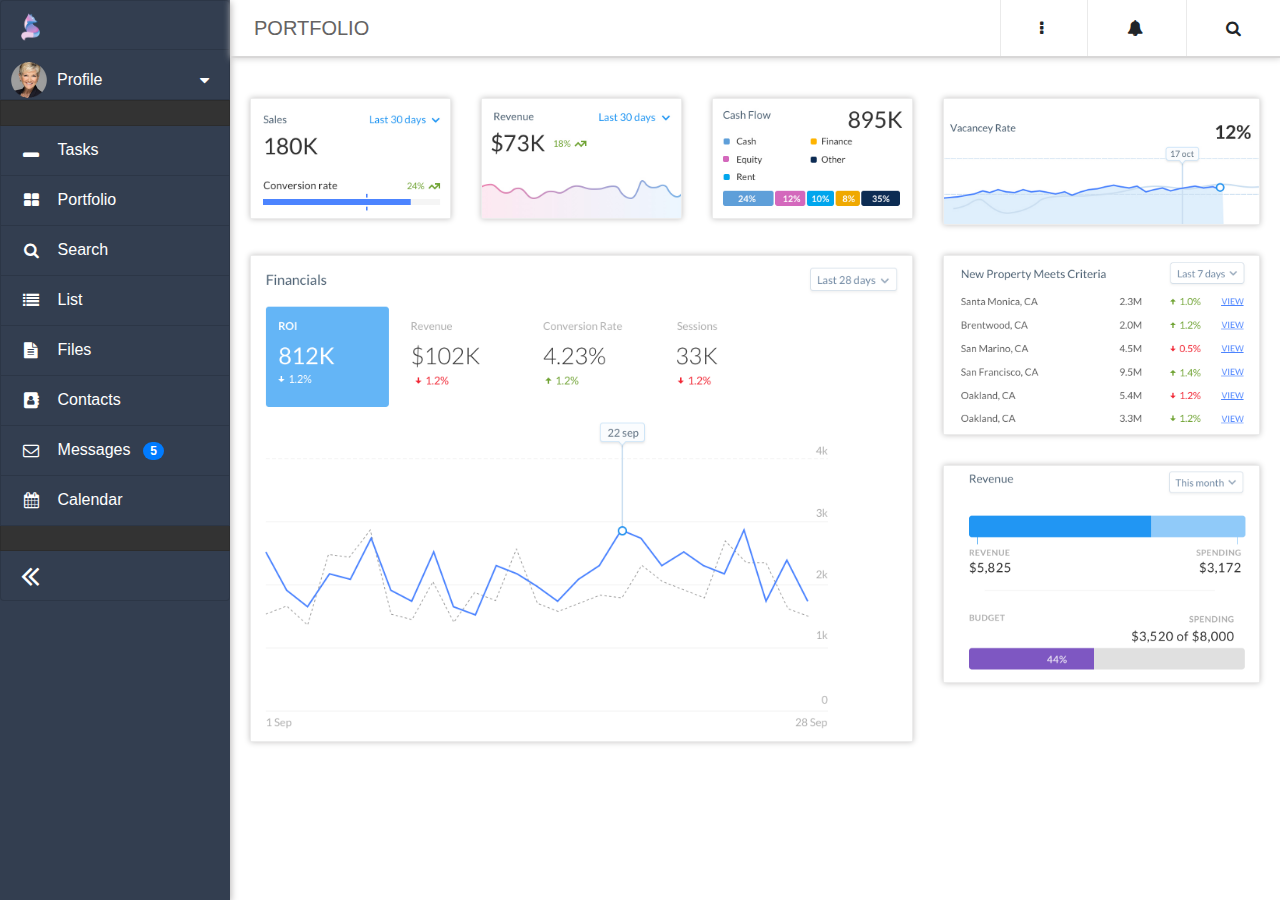
<file: dashboard.html>
<!DOCTYPE html>
<html >
<head>
  <meta charset="utf-8">
  <meta name="viewport" content="width=device-width, initial-scale=1.0">
  <title>Codeply preview</title>
  <base target="_self">
  <link rel="shortcut icon" href="/images/cp_ico.png">

  
  <!--stylesheets / link tags loaded here-->

  <link rel="stylesheet" href="//maxcdn.bootstrapcdn.com/bootstrap/4.0.0-beta.3/css/bootstrap.min.css" />
  <link href="//maxcdn.bootstrapcdn.com/font-awesome/4.7.0/css/font-awesome.min.css" rel="stylesheet" />
  <link rel="stylesheet" type="text/css" href="assets/css/stylesheet.css">
  <script src="assets/javascript/script.js"></script>
  
</head>
<body >
  
<!-- Bootstrap row -->

<div class="row" id="body-row">

    <!-- Sidebar -->

    <div id="sidebar-container" class="sidebar-expanded d-none d-md-block"><!-- d-* hiddens the Sidebar in smaller devices. Its itens can be kept on the Navbar 'Menu' -->

        <!-- Bootstrap List Group -->

        <ul class="list-group">

           
            <!-- Menu with submenu -->

            <a href="#submenu1" data-toggle="collapse" aria-expanded="false" class="bg-dark list-group-item list-group-item-action flex-column align-items-start">

                <div class="d-flex w-100 justify-content-start align-items-center">
                   <img id="small_logo" src="assets/images/small_logo.png">
                </div>

            </a>

            <a href="#submenu2" data-toggle="collapse" aria-expanded="false" class="bg-dark list-group-item list-group-item-action flex-column align-items-start">

                <div class="d-flex w-100 justify-content-start align-items-center">

                    <img id="p_pic" src="assets/images/profile-pic.png">
                    <span class="menu-collapsed">Profile</span>
                    <span class="submenu-icon ml-auto"></span>
                </div>
            </a>

            <!-- Submenu content -->
            <div id='submenu2' class="collapse sidebar-submenu">
                <a href="#" class="list-group-item list-group-item-action bg-dark text-white">
                    <span class="menu-collapsed">Settings</span>
                </a>
            </div>    
             <!-- Separator without title -->

            <li class="list-group-item sidebar-separator menu-collapsed"></li>            

            <!-- /END Separator -->


            <a href="#" class="bg-dark list-group-item list-group-item-action">
                <div class="d-flex w-100 justify-content-start align-items-center">
                    <span class="fa fa-window-minimize fa-fw mr-3"></span>
                    <span class="menu-collapsed">Tasks</span>    
                </div>
            </a>

            <a href="/dashboard.html" class="bg-dark list-group-item list-group-item-action">
                <div class="d-flex w-100 justify-content-start align-items-center">
                    <span class="fa fa-th-large fa-fw mr-3"></span>
                    <span class="menu-collapsed">Portfolio</span>
                </div>
            </a>
          
            <a href="/search-criteria.html" class="bg-dark list-group-item list-group-item-action">
                <div class="d-flex w-100 justify-content-start align-items-center">
                    <span class="fa fa-search fa-fw mr-3"></span>
                    <span class="menu-collapsed">Search</span>
                </div>
            </a>
            <a href="#" class="bg-dark list-group-item list-group-item-action">
                <div class="d-flex w-100 justify-content-start align-items-center">
                    <span class="fa fa-list fa-fw mr-3"></span>
                    <span class="menu-collapsed">List</span>
                </div>
            </a>
          <a href="#" class="bg-dark list-group-item list-group-item-action">
                <div class="d-flex w-100 justify-content-start align-items-center">
                    <span class="fa fa-file-text fa-fw mr-3"></span>
                    <span class="menu-collapsed">Files</span>
                </div>
            </a> 
          <a href="/contacts.html" class="bg-dark list-group-item list-group-item-action">
                <div class="d-flex w-100 justify-content-start align-items-center">
                    <span class="fa fa-address-book fa-fw mr-3"></span>
                    <span class="menu-collapsed">Contacts</span>
                </div>
            </a> 
          

            <a href="#" class="bg-dark list-group-item list-group-item-action">
                <div class="d-flex w-100 justify-content-start align-items-center">
                    <span class="fa fa-envelope-o fa-fw mr-3"></span>
                    <span class="menu-collapsed">Messages <span class="badge badge-pill badge-primary ml-2">5</span></span>
               </div>
            </a>
           <a href="#" class="bg-dark list-group-item list-group-item-action">
                <div class="d-flex w-100 justify-content-start align-items-center">
                    <span class="fa fa-calendar fa-fw mr-3"></span>
                    <span class="menu-collapsed">Calendar</span>
                </div>
            </a>

     
            <!-- Separator without title -->

            <li class="list-group-item sidebar-separator menu-collapsed"></li>            

            <!-- /END Separator -->

               <a href="#" data-toggle="sidebar-colapse" class="bg-dark list-group-item list-group-item-action d-flex align-items-center">
                <div class="d-flex w-100 justify-content-start align-items-center">
                    <span id="collapse-icon" class="fa fa-2x mr-3"></span>
                    <span id="collapse-text" class="menu-collapsed"></span>

                </div>

            </a>

            <!-- Logo -->

        </ul><!-- List Group END-->

    </div><!-- sidebar-container END -->

    <!-- MAIN -->
 
  <div class="col" id="main-content">
 <div id="top-menu">
    <div id="tt">
      <h1>PORTFOLIO</h1>
    </div>
    <div id="top-nav">
      <span class="fa fa-ellipsis-v" aria-hidden="true"></span>
      <span class="fa fa-bell" aria-hidden="true"></span>
      <span class="fa fa-search" aria-hidden="true"></span>
    </div>
  </div>
    
    <div class="container">
          <div class="row">
              <div class="col-md"><div id="box-wrap"><img class="img-fluid" src="assets/images/sales.jpg"></div></div>
              <div class="col-md"><div id="box-wrap"><img class="img-fluid" src="assets/images/revenue.jpg"></div></div>
              <div class="col-md"><div id="box-wrap"><img class="img-fluid" src="assets/images/cash-flow.jpg"></div></div>
              <div class="col-md-4"><div id="box-wrap"><img class="img-fluid" id="vacancey-pic" src="assets/images/vacancey-rate.jpg"></div></div>
          </div>
    </div>
    <div class="container">
          <div class="row">
              <div class="col-md"><div id="box-wrap"><img class="img-fluid" src="assets/images/financials.png"></div></div>
              <div class="col-md-4">
                <div id="box-wrap"><img class="img-fluid" src="assets/images/new-pmc.png"></div>
                <div id="box-wrap" class="r2-space"><img class="img-fluid" src="assets/images/revenue-2.png"></div>
              </div>
           </div>
    </div>
 

    </div><!-- Main Col END -->

    

</div><!-- body-row END -->
  
   <script>
    // sandbox disable popups
    if (window.self !== window.top && window.name!="view1") {;
      window.alert = function(){/*disable alert*/};
      window.confirm = function(){/*disable confirm*/};
      window.prompt = function(){/*disable prompt*/};
      window.open = function(){/*disable open*/};
    }
    
    // prevent href=# click jump
    document.addEventListener("DOMContentLoaded", function() {
      var links = document.getElementsByTagName("A");
      for(var i=0; i < links.length; i++) {
        if(links[i].href.indexOf('#')!=-1) {
          links[i].addEventListener("click", function(e) {
          console.debug("prevent href=# click");
              if (this.hash) {
                if (this.hash=="#") {
                  e.preventDefault();
                  return false;
                }
                else {
                  /*
                  var el = document.getElementById(this.hash.replace(/#/, ""));
                  if (el) {
                    el.scrollIntoView(true);
                  }
                  */
                }
              }
              return false;
          })
        }
      }
    }, false);
  </script>
  
  <!--scripts loaded here-->
  
  <script src="//ajax.googleapis.com/ajax/libs/jquery/2.2.4/jquery.min.js"></script>
  <script src="//cdnjs.cloudflare.com/ajax/libs/popper.js/1.11.0/umd/popper.min.js"></script>
  <script src="//maxcdn.bootstrapcdn.com/bootstrap/4.0.0-beta.3/js/bootstrap.min.js"></script>
  
  
   <script>
  // Hide submenus
$('#body-row .collapse').collapse('hide'); 
// Collapse/Expand icon
$('#collapse-icon').addClass('fa-angle-double-left'); 
// Collapse click
$('[data-toggle=sidebar-colapse]').click(function() {
    SidebarCollapse();
});
function SidebarCollapse () {
    $('.menu-collapsed').toggleClass('d-none');
    $('.sidebar-submenu').toggleClass('d-none');
    $('.submenu-icon').toggleClass('d-none');
    $('#sidebar-container').toggleClass('sidebar-expanded sidebar-collapsed');
  
    // Treating d-flex/d-none on separators with title
    var SeparatorTitle = $('.sidebar-separator-title');
    if ( SeparatorTitle.hasClass('d-flex') ) {
        SeparatorTitle.removeClass('d-flex');
    } else {
        SeparatorTitle.addClass('d-flex');
    }
    
    // Collapse/Expand icon
    $('#collapse-icon').toggleClass('fa-angle-double-left fa-angle-double-right');
}
  </script>

 
</body>
</html>
</file>
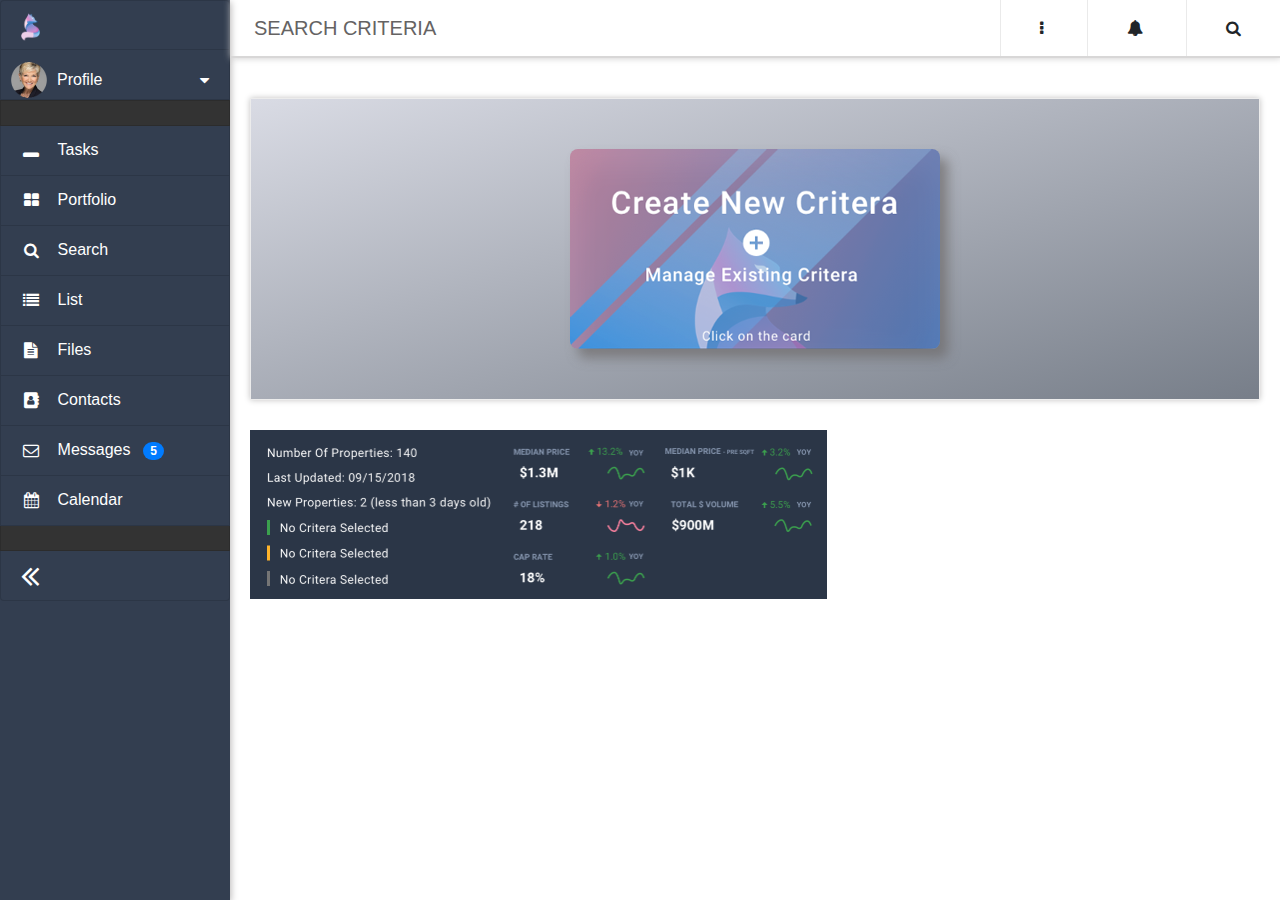
<file: search-criteria.html>
<!DOCTYPE html>
<html >
<head>
  <meta charset="utf-8">
  <meta name="viewport" content="width=device-width, initial-scale=1.0">
  <title>Codeply preview</title>
  <base target="_self">
  <link rel="shortcut icon" href="/images/cp_ico.png">

  
  <!--stylesheets / link tags loaded here-->

  <link rel="stylesheet" href="//maxcdn.bootstrapcdn.com/bootstrap/4.0.0-beta.3/css/bootstrap.min.css" />
  <link href="//maxcdn.bootstrapcdn.com/font-awesome/4.7.0/css/font-awesome.min.css" rel="stylesheet" />
  <link rel="stylesheet" type="text/css" href="assets/css/stylesheet.css">
  <script src="assets/javascript/script.js"></script>
  
</head>
<body >
  
<!-- Bootstrap row -->

<div class="row" id="body-row">

    <!-- Sidebar -->

    <div id="sidebar-container" class="sidebar-expanded d-none d-md-block"><!-- d-* hiddens the Sidebar in smaller devices. Its itens can be kept on the Navbar 'Menu' -->

        <!-- Bootstrap List Group -->

        <ul class="list-group">

           
            <!-- Menu with submenu -->

            <a href="#submenu1" data-toggle="collapse" aria-expanded="false" class="bg-dark list-group-item list-group-item-action flex-column align-items-start">

                <div class="d-flex w-100 justify-content-start align-items-center">
                   <img id="small_logo" src="assets/images/small_logo.png">
                </div>

            </a>

            <a href="#submenu2" data-toggle="collapse" aria-expanded="false" class="bg-dark list-group-item list-group-item-action flex-column align-items-start">

                <div class="d-flex w-100 justify-content-start align-items-center">

                    <img id="p_pic" src="assets/images/profile-pic.png">
                    <span class="menu-collapsed">Profile</span>
                    <span class="submenu-icon ml-auto"></span>
                </div>
            </a>

            <!-- Submenu content -->
            <div id='submenu2' class="collapse sidebar-submenu">
                <a href="#" class="list-group-item list-group-item-action bg-dark text-white">
                    <span class="menu-collapsed">Settings</span>
                </a>
            </div>    
             <!-- Separator without title -->

            <li class="list-group-item sidebar-separator menu-collapsed"></li>            

            <!-- /END Separator -->


            <a href="#" class="bg-dark list-group-item list-group-item-action">
                <div class="d-flex w-100 justify-content-start align-items-center">
                    <span class="fa fa-window-minimize fa-fw mr-3"></span>
                    <span class="menu-collapsed">Tasks</span>    
                </div>
            </a>

            <a href="/dashboard.html" class="bg-dark list-group-item list-group-item-action">
                <div class="d-flex w-100 justify-content-start align-items-center">
                    <span class="fa fa-th-large fa-fw mr-3"></span>
                    <span class="menu-collapsed">Portfolio</span>
                </div>
            </a>
          
            <a href="/search-criteria.html" class="bg-dark list-group-item list-group-item-action">
                <div class="d-flex w-100 justify-content-start align-items-center">
                    <span class="fa fa-search fa-fw mr-3"></span>
                    <span class="menu-collapsed">Search</span>
                </div>
            </a>
            <a href="#" class="bg-dark list-group-item list-group-item-action">
                <div class="d-flex w-100 justify-content-start align-items-center">
                    <span class="fa fa-list fa-fw mr-3"></span>
                    <span class="menu-collapsed">List</span>
                </div>
            </a>
          <a href="#" class="bg-dark list-group-item list-group-item-action">
                <div class="d-flex w-100 justify-content-start align-items-center">
                    <span class="fa fa-file-text fa-fw mr-3"></span>
                    <span class="menu-collapsed">Files</span>
                </div>
            </a> 
          <a href="/contacts.html" class="bg-dark list-group-item list-group-item-action">
                <div class="d-flex w-100 justify-content-start align-items-center">
                    <span class="fa fa-address-book fa-fw mr-3"></span>
                    <span class="menu-collapsed">Contacts</span>
                </div>
            </a> 
          

            <a href="#" class="bg-dark list-group-item list-group-item-action">
                <div class="d-flex w-100 justify-content-start align-items-center">
                    <span class="fa fa-envelope-o fa-fw mr-3"></span>
                    <span class="menu-collapsed">Messages <span class="badge badge-pill badge-primary ml-2">5</span></span>
               </div>
            </a>
           <a href="#" class="bg-dark list-group-item list-group-item-action">
                <div class="d-flex w-100 justify-content-start align-items-center">
                    <span class="fa fa-calendar fa-fw mr-3"></span>
                    <span class="menu-collapsed">Calendar</span>
                </div>
            </a>

     
            <!-- Separator without title -->

            <li class="list-group-item sidebar-separator menu-collapsed"></li>            

            <!-- /END Separator -->

               <a href="#" data-toggle="sidebar-colapse" class="bg-dark list-group-item list-group-item-action d-flex align-items-center">
                <div class="d-flex w-100 justify-content-start align-items-center">
                    <span id="collapse-icon" class="fa fa-2x mr-3"></span>
                    <span id="collapse-text" class="menu-collapsed"></span>

                </div>

            </a>

            <!-- Logo -->

        </ul><!-- List Group END-->

    </div><!-- sidebar-container END -->

    <!-- MAIN -->
 
  <div class="col" id="main-content">
 <div id="top-menu">
    <div id="tt">
      <h1>SEARCH CRITERIA</h1>
    </div>
    <div id="top-nav">
      <span class="fa fa-ellipsis-v" aria-hidden="true"></span>
      <span class="fa fa-bell" aria-hidden="true"></span>
      <span class="fa fa-search" aria-hidden="true"></span>
    </div>
  </div>
    
    <div class="container" id="cnc-sec">
          <div class="row">
              <div class="col-md"><div id="box-wrap"><img class="img-fluid" id="cnc-pic" src="assets/images/new-critera.png"></div></div>
                </div>
    </div>
    <div class="container">
          <div class="row">
              <div class="col-md-7"><img class="img-fluid" src="assets/images/num-property.png"></div>
              <div class="col-md-5">
                <div id="google-map">
                <iframe src="https://www.google.com/maps/embed?pb=!1m16!1m12!1m3!1d13281.141577721097!2d-117.86787793022461!3d33.675673599999996!2m3!1f0!2f0!3f0!3m2!1i1024!2i768!4f13.1!2m1!1shouse+for+sale!5e0!3m2!1sen!2sus!4v1534644103967" width="" height="" frameborder="0" style="border:0" allowfullscreen></iframe>
                </div>
              </div>
           </div>
    </div>
 

    </div><!-- Main Col END -->

    

</div><!-- body-row END -->
  
   <script>
    // sandbox disable popups
    if (window.self !== window.top && window.name!="view1") {;
      window.alert = function(){/*disable alert*/};
      window.confirm = function(){/*disable confirm*/};
      window.prompt = function(){/*disable prompt*/};
      window.open = function(){/*disable open*/};
    }
    
    // prevent href=# click jump
    document.addEventListener("DOMContentLoaded", function() {
      var links = document.getElementsByTagName("A");
      for(var i=0; i < links.length; i++) {
        if(links[i].href.indexOf('#')!=-1) {
          links[i].addEventListener("click", function(e) {
          console.debug("prevent href=# click");
              if (this.hash) {
                if (this.hash=="#") {
                  e.preventDefault();
                  return false;
                }
                else {
                  /*
                  var el = document.getElementById(this.hash.replace(/#/, ""));
                  if (el) {
                    el.scrollIntoView(true);
                  }
                  */
                }
              }
              return false;
          })
        }
      }
    }, false);
  </script>
  
  <!--scripts loaded here-->
  
  <script src="//ajax.googleapis.com/ajax/libs/jquery/2.2.4/jquery.min.js"></script>
  <script src="//cdnjs.cloudflare.com/ajax/libs/popper.js/1.11.0/umd/popper.min.js"></script>
  <script src="//maxcdn.bootstrapcdn.com/bootstrap/4.0.0-beta.3/js/bootstrap.min.js"></script>
  
  
   <script>
  // Hide submenus
$('#body-row .collapse').collapse('hide'); 
// Collapse/Expand icon
$('#collapse-icon').addClass('fa-angle-double-left'); 
// Collapse click
$('[data-toggle=sidebar-colapse]').click(function() {
    SidebarCollapse();
});
function SidebarCollapse () {
    $('.menu-collapsed').toggleClass('d-none');
    $('.sidebar-submenu').toggleClass('d-none');
    $('.submenu-icon').toggleClass('d-none');
    $('#sidebar-container').toggleClass('sidebar-expanded sidebar-collapsed');
  
    // Treating d-flex/d-none on separators with title
    var SeparatorTitle = $('.sidebar-separator-title');
    if ( SeparatorTitle.hasClass('d-flex') ) {
        SeparatorTitle.removeClass('d-flex');
    } else {
        SeparatorTitle.addClass('d-flex');
    }
    
    // Collapse/Expand icon
    $('#collapse-icon').toggleClass('fa-angle-double-left fa-angle-double-right');
}
  </script>

 
</body>
</html>
</file>
<file: assets/css/stylesheet.css>
#body-row {
    margin-left:0;
    margin-right:0;
}
#sidebar-container {
    min-height: 100vh;   
    background-color: #333e50;
    padding: 0;
 box-shadow: 1px 3px 1px;
box-shadow: 1px 2px 7px #b9b7b7;
}

/* Sidebar sizes when expanded and expanded */
.sidebar-expanded {
    width: 230px;
}
.sidebar-collapsed {
    width: 60px;
}

/* Menu item*/
#sidebar-container .list-group a {
    height: 50px;
    color: white;
}

/* Submenu item*/
#sidebar-container .list-group .sidebar-submenu a {
    height: 45px;
    padding-left: 30px;
}
.sidebar-submenu {
    font-size: 0.9rem;
}

/* Separators */
.sidebar-separator-title {
    background-color: #333;
    height: 35px;
}
.sidebar-separator {
    background-color: #333;
    height: 25px;
}
.logo-separator {
    background-color: #333;    
    height: 60px;
}

/* Closed submenu icon */
#sidebar-container .list-group .list-group-item[aria-expanded="false"] .submenu-icon::after {
  content: " \f0d7";
  font-family: FontAwesome;
  display: inline;
  text-align: right;
  padding-left: 10px;
}
/* Opened submenu icon */
#sidebar-container .list-group .list-group-item[aria-expanded="true"] .submenu-icon::after {
  content: " \f0da";
  font-family: FontAwesome;
  display: inline;
  text-align: right;
  padding-left: 10px;
}

.bg-dark {
    background-color: #333e50 !important;
}

#small_logo {
width: 19px;
}

#p_pic {
    width: 36px;
    margin-left: -10px;
    margin-right: 10px;
    }

#main-content {
	padding-left: 0px;
	padding-right: 0px;
    }
    
#top-nav {
    width: auto;
    float: right;
}

#tt {
    width: 71%;
    float: left;
    }
    
#top-menu {
	border-bottom: 2px solid #d8d7d7;
	margin-bottom: 40px;
	overflow: hidden;
	box-shadow: 1px 0px 7px #cbcaca;
    }
    
#top-menu span {   
    border-left: 1px solid #eaeaea;
    padding: 20px 39px;
}
   
#tt h1 {
    font-size: 20px;
    margin-top: 16px;
    margin-left: 24px;
    font-weight: 300;
    color: #656363;
}

#box-wrap {
	border: 1px solid #ececec;
	box-shadow: 0px 0px 6px #c3c2c2;
}

#main-content .container {
	max-width: 99%;
	padding-bottom: 30px;
}

#vacancey-pic {
    margin-top: 13px;
}

.r2-space {
	margin-top: 30px;
}

/*--------- Search criteria ----- */

#cnc-sec #box-wrap {
	background-image: linear-gradient(to bottom right, #d9dbe4, #777e89);
}

#cnc-pic  {
	display: block;
    border-radius: 8px;
    margin-top: 27px;
    margin: 50px auto;
    box-shadow: 8px 9px 12px #6d6b6bb3;
    }

#google-map {
	height: 272px;
}

#google-map iframe {
	width: 100%;
	height: 100%;
}

/*--------- Search criteria ----- */
</file>
